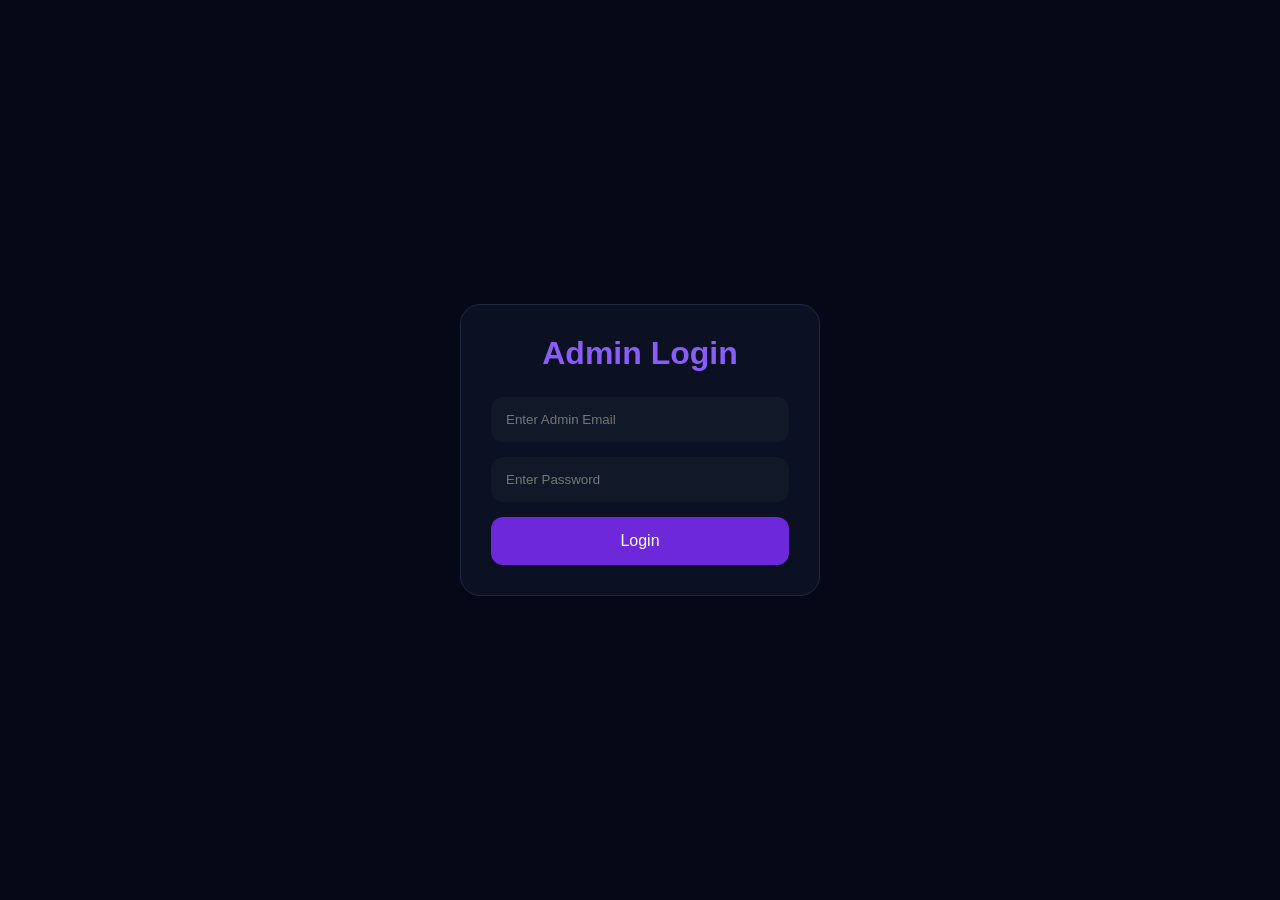
<file: Admin-panel.html>
<!DOCTYPE html>
<html lang="en">
<head>
<meta charset="UTF-8">
<meta name="viewport"
content="width=device-width, initial-scale=1.0">

<title>Admin Panel</title>

<link rel="stylesheet"
href="https://cdnjs.cloudflare.com/ajax/libs/font-awesome/6.5.1/css/all.min.css">

<style>

*{
    margin:0;
    padding:0;
    box-sizing:border-box;
    font-family:Arial,sans-serif;
}

body{
    background:#050816;
    color:white;
}

/* =========================
   LOGIN PAGE
========================= */

.login-page{
    height:100vh;
    display:flex;
    justify-content:center;
    align-items:center;
}

.login-box{
    width:360px;
    background:#0b1023;
    padding:30px;
    border-radius:20px;
    border:1px solid #1f2945;
}

.login-box h1{
    text-align:center;
    margin-bottom:25px;
    color:#8b5cf6;
}

.login-box input{
    width:100%;
    padding:15px;
    margin-bottom:15px;
    border:none;
    border-radius:12px;
    background:#111827;
    color:white;
    outline:none;
}

.login-box button{
    width:100%;
    padding:15px;
    border:none;
    border-radius:12px;
    background:#6d28d9;
    color:white;
    font-size:16px;
    cursor:pointer;
}

/* =========================
   ADMIN PANEL
========================= */

.admin-panel{
    display:none;
    min-height:100vh;
}

/* SIDEBAR */

.sidebar{
    width:260px;
    background:#0b1023;
    border-right:1px solid #1f2945;
    padding:25px;
    position:fixed;
    height:100%;
}

.logo{
    font-size:28px;
    color:#8b5cf6;
    margin-bottom:40px;
    font-weight:bold;
}

.menu{
    display:flex;
    flex-direction:column;
    gap:12px;
}

.menu a{
    text-decoration:none;
    color:white;
    padding:15px;
    border-radius:14px;
    display:flex;
    align-items:center;
    gap:12px;
    transition:.3s;
}

.menu a:hover,
.menu a.active{
    background:linear-gradient(to right,#6d28d9,#4f46e5);
}

/* MAIN */

.main{
    margin-left:260px;
    padding:35px;
}

/* TOPBAR */

.topbar{
    display:flex;
    justify-content:space-between;
    align-items:center;
    margin-bottom:35px;
}

.topbar h1{
    font-size:40px;
}

/* CARDS */

.cards{
    display:grid;
    grid-template-columns:repeat(auto-fit,minmax(220px,1fr));
    gap:20px;
}

.card{
    background:#0b1023;
    border:1px solid #1f2945;
    border-radius:20px;
    padding:25px;
}

.card i{
    font-size:35px;
    color:#8b5cf6;
    margin-bottom:15px;
}

.card h2{
    font-size:35px;
}

.card p{
    color:#9ca3af;
}

/* TABLE */

.table-box{
    margin-top:35px;
    background:#0b1023;
    border-radius:20px;
    overflow:hidden;
    border:1px solid #1f2945;
}

.table-header{
    padding:20px;
    border-bottom:1px solid #1f2945;
    font-size:24px;
}

table{
    width:100%;
    border-collapse:collapse;
}

th,td{
    padding:18px;
    text-align:left;
}

th{
    background:#111827;
}

tr{
    border-bottom:1px solid #1f2945;
}

/* BUTTONS */

.action-btn{
    padding:10px 15px;
    border:none;
    border-radius:10px;
    color:white;
    cursor:pointer;
}

.view{
    background:#2563eb;
}

.delete{
    background:#dc2626;
}

.logout{
    margin-top:25px;
    width:100%;
    padding:15px;
    border:none;
    border-radius:14px;
    background:#dc2626;
    color:white;
    cursor:pointer;
}

/* MOBILE */

@media(max-width:850px){

    .sidebar{
        width:100%;
        position:relative;
        height:auto;
    }

    .main{
        margin-left:0;
    }

    .admin-panel{
        display:block;
    }

}

</style>
</head>
<body>

<!-- LOGIN PAGE -->

<div class="login-page" id="loginPage">

<div class="login-box">

<h1>Admin Login</h1>

<input type="email"
id="email"
placeholder="Enter Admin Email">

<input type="password"
id="password"
placeholder="Enter Password">

<button onclick="loginAdmin()">
Login
</button>

</div>

</div>

<!-- ADMIN PANEL -->

<div class="admin-panel"
id="adminPanel">

<!-- SIDEBAR -->

<div class="sidebar">

<div class="logo">
<i class="fa-solid fa-shield"></i>
 Admin
</div>

<div class="menu">

<a href="#" class="active">
<i class="fa-solid fa-chart-line"></i>
Dashboard
</a>

<a href="#">
<i class="fa-solid fa-users"></i>
Users
</a>

<a href="#">
<i class="fa-solid fa-briefcase"></i>
Portfolios
</a>

<a href="#">
<i class="fa-solid fa-layer-group"></i>
Templates
</a>

<a href="#">
<i class="fa-solid fa-gear"></i>
Settings
</a>

</div>

<button class="logout"
onclick="logoutAdmin()">
Logout
</button>

</div>

<!-- MAIN -->

<div class="main">

<div class="topbar">

<h1>Admin Dashboard</h1>

</div>

<!-- CARDS -->

<div class="cards">

<div class="card">
<i class="fa-solid fa-users"></i>
<h2 id="usersCount">120</h2>
<p>Total Users</p>
</div>

<div class="card">
<i class="fa-solid fa-eye"></i>
<h2 id="visitorCount">12000</h2>
<p>Visitors</p>
</div>

<div class="card">
<i class="fa-solid fa-download"></i>
<h2 id="downloadCount">340</h2>
<p>Downloads</p>
</div>

<div class="card">
<i class="fa-solid fa-briefcase"></i>
<h2>56</h2>
<p>Portfolios</p>
</div>

</div>

<!-- TABLE -->

<div class="table-box">

<div class="table-header">
Recent Users
</div>

<table>

<tr>
<th>Name</th>
<th>Email</th>
<th>Status</th>
<th>Action</th>
</tr>

<tr>

<td>Ram</td>

<td>ram@gmail.com</td>

<td>Active</td>

<td>

<button class="action-btn view">
View
</button>

<button class="action-btn delete"
onclick="deleteUser(this)">
Delete
</button>

</td>

</tr>

<tr>

<td>Phani</td>

<td>phani@gmail.com</td>

<td>Active</td>

<td>

<button class="action-btn view">
View
</button>

<button class="action-btn delete"
onclick="deleteUser(this)">
Delete
</button>

</td>

</tr>

</table>

</div>

</div>

</div>

<!-- JAVASCRIPT -->

<script>

/* =========================
   ADMIN LOGIN
========================= */

function loginAdmin(){

    const email =
    document.getElementById("email").value;

    const password =
    document.getElementById("password").value;

    if(
        email === "admin@gmail.com"
        &&
        password === "123456"
    ){

        document.getElementById("loginPage")
        .style.display = "none";

        document.getElementById("adminPanel")
        .style.display = "flex";

        alert("Admin Login Success!");

    }else{

        alert(
        "Wrong Admin Email or Password!"
        );

    }

}


/* =========================
   ACTIVE MENU
========================= */

const menuLinks =
document.querySelectorAll(".menu a");

menuLinks.forEach(link=>{

    link.addEventListener("click",function(){

        menuLinks.forEach(nav=>{
            nav.classList.remove("active");
        });

        this.classList.add("active");

    });

});


/* =========================
   DELETE USER
========================= */

function deleteUser(button){

    const confirmDelete =
    confirm("Delete this user?");

    if(confirmDelete){

        const row =
        button.parentElement.parentElement;

        row.remove();

        alert("User Deleted!");

    }

}


/* =========================
   LOGOUT
========================= */

function logoutAdmin(){

    location.reload();

}


/* =========================
   LIVE ANALYTICS
========================= */

let users = 120;
let visitors = 12000;
let downloads = 340;

setInterval(()=>{

    users += Math.floor(Math.random()*3);

    visitors += Math.floor(Math.random()*10);

    downloads += Math.floor(Math.random()*5);

    document.getElementById("usersCount")
    .innerText = users;

    document.getElementById("visitorCount")
    .innerText = visitors;

    document.getElementById("downloadCount")
    .innerText = downloads;

},5000);

</script>

</body>
</html>
</file>
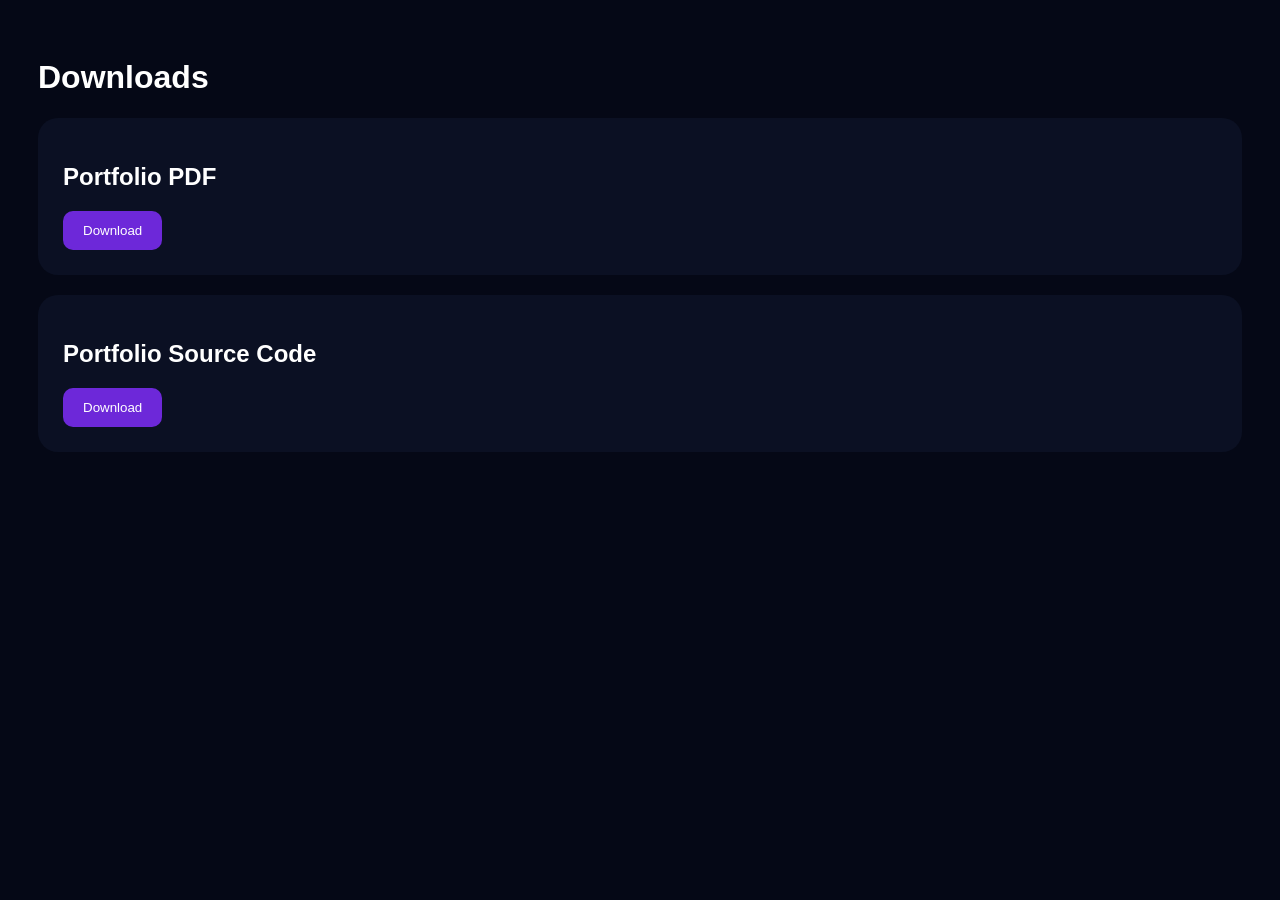
<file: Downloads.html>
<!DOCTYPE html>
<html>
<head>
<meta charset="UTF-8">
<meta name="viewport" content="width=device-width, initial-scale=1.0">
<title>Downloads</title>
<style>
body{
background:#050816;
color:white;
font-family:Arial;
padding:30px;
}
.download-box{
background:#0b1023;
padding:25px;
border-radius:20px;
margin-bottom:20px;
}
button{
padding:12px 20px;
border:none;
border-radius:10px;
background:#6d28d9;
color:white;
cursor:pointer;
}
</style>
</head>
<body>

<h1>Downloads</h1>

<div class="download-box">
<h2>Portfolio PDF</h2>
<button onclick="downloadFile()">Download</button>
</div>

<div class="download-box">
<h2>Portfolio Source Code</h2>
<button onclick="downloadFile()">Download</button>
</div>

<script>
function downloadFile(){
alert("Downloading Started!");
}
</script>

</body>
</html>
</file>
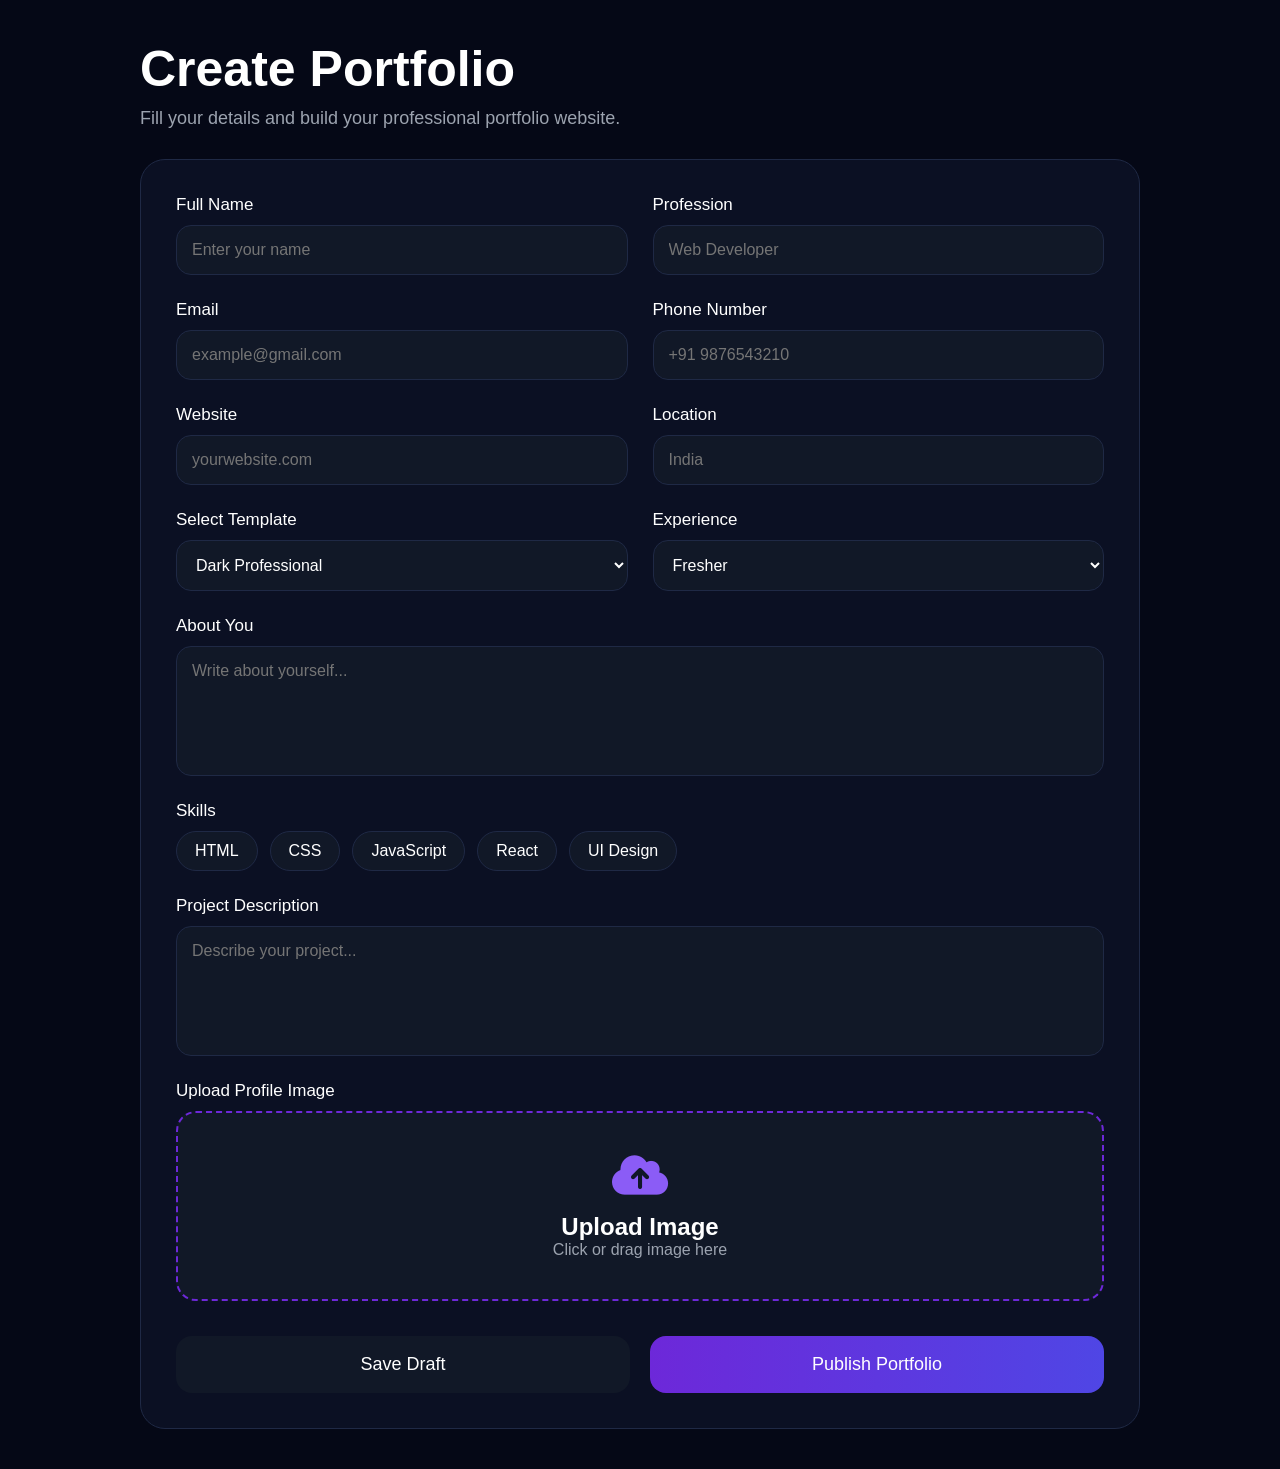
<file: portfolio.html>
<!DOCTYPE html>
<html lang="en">
<head>
<meta charset="UTF-8">
<meta name="viewport" content="width=device-width, initial-scale=1.0">
<title>Create Portfolio</title>

<link rel="stylesheet"
href="https://cdnjs.cloudflare.com/ajax/libs/font-awesome/6.5.1/css/all.min.css">

<style>

*{
    margin:0;
    padding:0;
    box-sizing:border-box;
    font-family:Arial, sans-serif;
}

body{
    background:#050816;
    color:white;
    min-height:100vh;
    padding:40px;
}

/* CONTAINER */

.container{
    max-width:1000px;
    margin:auto;
}

/* TITLE */

.title{
    margin-bottom:30px;
}

.title h1{
    font-size:50px;
}

.title p{
    margin-top:10px;
    color:#9ca3af;
    font-size:18px;
}

/* FORM */

.form-box{
    background:#0b1023;
    border:1px solid #1f2945;
    border-radius:25px;
    padding:35px;
}

/* GRID */

.form-grid{
    display:grid;
    grid-template-columns:repeat(2,1fr);
    gap:25px;
}

/* INPUT GROUP */

.input-group{
    display:flex;
    flex-direction:column;
}

.input-group label{
    margin-bottom:10px;
    font-size:17px;
}

.input-group input,
.input-group textarea,
.input-group select{
    background:#111827;
    border:1px solid #1f2945;
    outline:none;
    border-radius:15px;
    padding:15px;
    color:white;
    font-size:16px;
}

.input-group textarea{
    resize:none;
    height:130px;
}

/* FULL WIDTH */

.full{
    grid-column:1/3;
}

/* IMAGE UPLOAD */

.upload-box{
    border:2px dashed #6d28d9;
    border-radius:20px;
    padding:40px;
    text-align:center;
    background:#111827;
}

.upload-box i{
    font-size:45px;
    color:#8b5cf6;
    margin-bottom:15px;
}

.upload-box p{
    color:#9ca3af;
}

/* BUTTONS */

.buttons{
    margin-top:35px;
    display:flex;
    gap:20px;
}

.save-btn,
.publish-btn{
    flex:1;
    padding:18px;
    border:none;
    border-radius:16px;
    font-size:18px;
    cursor:pointer;
}

.save-btn{
    background:#111827;
    color:white;
}

.publish-btn{
    background:linear-gradient(to right,#6d28d9,#4f46e5);
    color:white;
}

/* SKILLS */

.skills{
    display:flex;
    flex-wrap:wrap;
    gap:12px;
}

.skills span{
    background:#111827;
    border:1px solid #1f2945;
    padding:10px 18px;
    border-radius:30px;
}

/* MOBILE */

@media(max-width:800px){

    body{
        padding:20px;
    }

    .form-grid{
        grid-template-columns:1fr;
    }

    .full{
        grid-column:auto;
    }

    .title h1{
        font-size:35px;
    }

    .buttons{
        flex-direction:column;
    }
}

</style>
</head>
<body>

<div class="container">

<!-- TITLE -->

<div class="title">
<h1>Create Portfolio</h1>
<p>Fill your details and build your professional portfolio website.</p>
</div>

<!-- FORM -->

<div class="form-box">

<div class="form-grid">

<!-- NAME -->

<div class="input-group">
<label>Full Name</label>
<input type="text" placeholder="Enter your name">
</div>

<!-- ROLE -->

<div class="input-group">
<label>Profession</label>
<input type="text" placeholder="Web Developer">
</div>

<!-- EMAIL -->

<div class="input-group">
<label>Email</label>
<input type="email" placeholder="example@gmail.com">
</div>

<!-- PHONE -->

<div class="input-group">
<label>Phone Number</label>
<input type="text" placeholder="+91 9876543210">
</div>

<!-- WEBSITE -->

<div class="input-group">
<label>Website</label>
<input type="text" placeholder="yourwebsite.com">
</div>

<!-- LOCATION -->

<div class="input-group">
<label>Location</label>
<input type="text" placeholder="India">
</div>

<!-- TEMPLATE -->

<div class="input-group">
<label>Select Template</label>

<select>
<option>Dark Professional</option>
<option>Minimal Clean</option>
<option>Neon Style</option>
<option>Anime Style</option>
</select>

</div>

<!-- EXPERIENCE -->

<div class="input-group">
<label>Experience</label>

<select>
<option>Fresher</option>
<option>1 Year</option>
<option>2 Years</option>
<option>3+ Years</option>
</select>

</div>

<!-- ABOUT -->

<div class="input-group full">
<label>About You</label>

<textarea placeholder="Write about yourself..."></textarea>
</div>

<!-- SKILLS -->

<div class="input-group full">

<label>Skills</label>

<div class="skills">
<span>HTML</span>
<span>CSS</span>
<span>JavaScript</span>
<span>React</span>
<span>UI Design</span>
</div>

</div>

<!-- PROJECT -->

<div class="input-group full">
<label>Project Description</label>

<textarea placeholder="Describe your project..."></textarea>
</div>

<!-- UPLOAD -->

<div class="input-group full">

<label>Upload Profile Image</label>

<div class="upload-box">

<i class="fa-solid fa-cloud-arrow-up"></i>

<h2>Upload Image</h2>

<p>
Click or drag image here
</p>

</div>

</div>

</div>

<!-- BUTTONS -->

<div class="buttons">

<button class="save-btn">
Save Draft
</button>

<button class="publish-btn">
Publish Portfolio
</button>

</div>

</div>

</div>

</body>
</html>
</file>
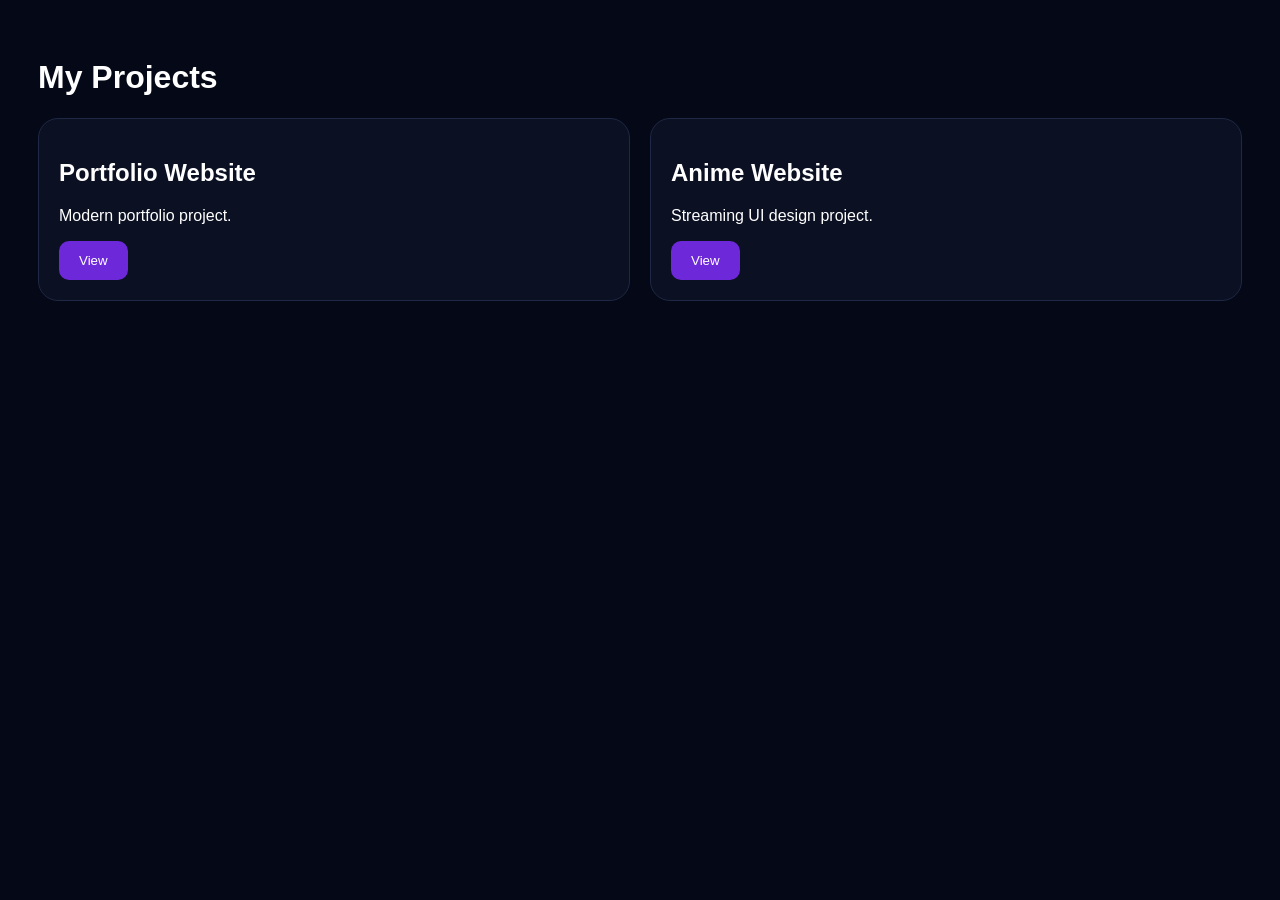
<file: projects.html>
<!DOCTYPE html>
<html>
<head>
<meta charset="UTF-8">
<meta name="viewport" content="width=device-width, initial-scale=1.0">
<title>Projects</title>
<link rel="stylesheet" href="https://cdnjs.cloudflare.com/ajax/libs/font-awesome/6.5.1/css/all.min.css">
<style>
body{
background:#050816;
color:white;
font-family:Arial;
padding:30px;
}
.cards{
display:grid;
grid-template-columns:repeat(auto-fit,minmax(250px,1fr));
gap:20px;
}
.card{
background:#0b1023;
padding:20px;
border-radius:20px;
border:1px solid #1f2945;
}
button{
padding:12px 20px;
border:none;
border-radius:10px;
background:#6d28d9;
color:white;
cursor:pointer;
}
</style>
</head>
<body>

<h1>My Projects</h1>

<div class="cards">

<div class="card">
<h2>Portfolio Website</h2>
<p>Modern portfolio project.</p>
<button onclick="viewProject()">View</button>
</div>

<div class="card">
<h2>Anime Website</h2>
<p>Streaming UI design project.</p>
<button onclick="viewProject()">View</button>
</div>

</div>

<script>
function viewProject(){
alert("Project Opened!");
}
</script>

</body>
</html>
</file>
